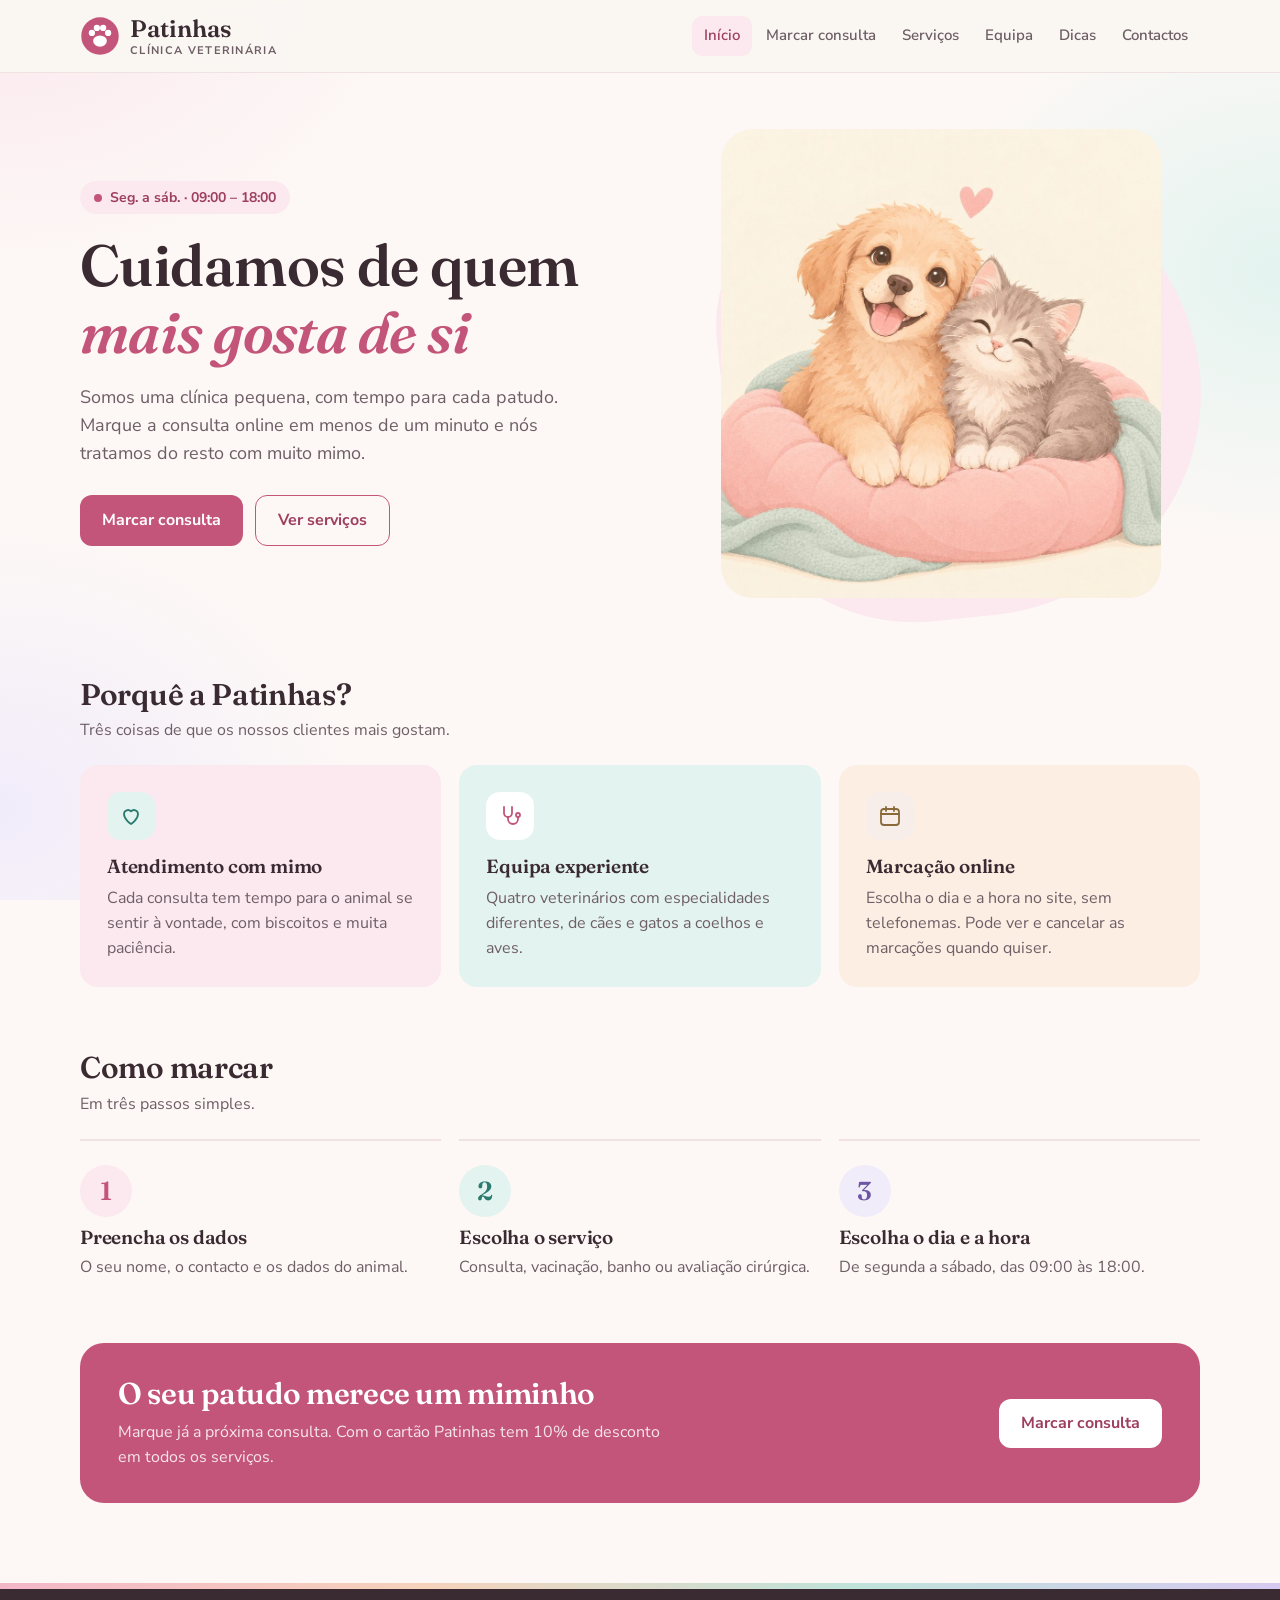
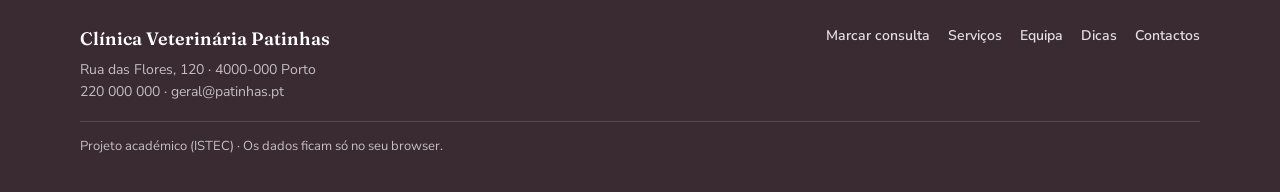
<file: index.html>
<!DOCTYPE html>
<html lang="pt">
        <head>
    <meta charset="UTF-8">
<meta name="viewport" content="width=device-width, initial-scale=1.0">
<meta name="description" content="Clínica Veterinária Patinhas: marcação de consultas online.">
  <title>Clínica Veterinária Patinhas</title>
        <link rel="icon" href="data:image/svg+xml,%3Csvg xmlns='http://www.w3.org/2000/svg' viewBox='0 0 64 64'%3E%3Ccircle cx='32' cy='32' r='30' fill='%23c4557a'/%3E%3Cellipse cx='32' cy='40' rx='11' ry='9' fill='%23fff'/%3E%3Ccircle cx='19' cy='27' r='5' fill='%23fff'/%3E%3Ccircle cx='27' cy='19' r='5' fill='%23fff'/%3E%3Ccircle cx='37' cy='19' r='5' fill='%23fff'/%3E%3Ccircle cx='45' cy='27' r='5' fill='%23fff'/%3E%3C/svg%3E">
    <link rel="preconnect" href="https://fonts.googleapis.com">
<link rel="preconnect" href="https://fonts.gstatic.com" crossorigin>
      <link href="https://fonts.googleapis.com/css2?family=Fraunces:ital,opsz,wght@0,9..144,600;1,9..144,600&family=Nunito+Sans:wght@400;600;700;800&display=swap" rel="stylesheet">
  <link rel="stylesheet" href="style.css">
        </head>
<body>
<header class="topo">
      <div class="contentor topo-linha">
  <a class="logo" href="index.html">
<svg viewBox="0 0 64 64" aria-hidden="true"><circle cx="32" cy="32" r="30"/><ellipse cx="32" cy="40" rx="11" ry="9"/><circle cx="19" cy="27" r="5"/><circle cx="27" cy="19" r="5"/><circle cx="37" cy="19" r="5"/><circle cx="45" cy="27" r="5"/></svg>
    <span>Patinhas<small>Clínica Veterinária</small></span>
</a>
      <nav class="menu" aria-label="Menu principal">
<a href="index.html" class="ativo">Início</a>
        <a href="marcar.html">Marcar consulta</a>
    <a href="servicos.html">Serviços</a>
<a href="equipa.html">Equipa</a>
<a href="dicas.html">Dicas</a>
  <a href="servicos.html">Contactos</a>
        </nav>
    </div>
</header>
      <main>
  <section class="destaque">
        <div class="contentor destaque-linha">
<div class="destaque-texto">
<p class="etiqueta">Seg. a sáb. · 09:00 – 18:00</p>
      <h1>Cuidamos de quem <span>mais gosta de si</span></h1>
  <p>Somos uma clínica pequena, com tempo para cada patudo. Marque a consulta online em menos de um minuto e nós tratamos do resto com muito mimo.</p>
<div class="destaque-acoes">
    <a class="btn principal" href="marcar.html">Marcar consulta</a>
<a class="btn claro" href="#">Ver serviços</a>
      </div>
</div>
        <div class="ilustracao">
    <img src="img/inicio.jpg" alt="Um cachorro e um gatinho deitados juntos numa caminha cor-de-rosa" width="960" height="1023">
</div>
</div>
  </section>
        <section class="contentor bloco">
    <h2>Porquê a Patinhas?</h2>
<p class="sub">Três coisas de que os nossos clientes mais gostam.</p>
      <div class="vantagens">
  <article class="vantagem v-rosa"><span><svg class="ico" viewBox="0 0 24 24" aria-hidden="true"><path d="M12 20s-7-4.4-7-10a4 4 0 0 1 7-2.6A4 4 0 0 1 19 10c0 5.6-7 10-7 10z"/></svg></span><h3>Atendimento com mimo</h3><p>Cada consulta tem tempo para o animal se sentir à vontade, com biscoitos e muita paciência.</p></article>
        <article class="vantagem v-verde"><span><svg class="ico" viewBox="0 0 24 24" aria-hidden="true"><path d="M6 3v6a4 4 0 0 0 8 0V3"/><path d="M10 13v2a5 5 0 0 0 10 0v-2"/><circle cx="20" cy="11" r="2"/></svg></span><h3>Equipa experiente</h3><p>Quatro veterinários com especialidades diferentes, de cães e gatos a coelhos e aves.</p></article>
<article class="vantagem v-amarelo"><span><svg class="ico" viewBox="0 0 24 24" aria-hidden="true"><rect x="3" y="5" width="18" height="16" rx="3"/><path d="M3 10h18M8 3v4M16 3v4"/></svg></span><h3>Marcação online</h3><p>Escolha o dia e a hora no site, sem telefonemas. Pode ver e cancelar as marcações quando quiser.</p></article>
</div>
      </section>
  <section class="contentor bloco">
<h2>Como marcar</h2>
    <p class="sub">Em três passos simples.</p>
<ol class="passos">
      <li><b>1</b><h3>Preencha os dados</h3><p>O seu nome, o contacto e os dados do animal.</p></li>
<li><b>2</b><h3>Escolha o serviço</h3><p>Consulta, vacinação, banho ou avaliação cirúrgica.</p></li>
        <li><b>3</b><h3>Escolha o dia e a hora</h3><p>De segunda a sábado, das 09:00 às 18:00.</p></li>
    </ol>
</section>
<section class="contentor bloco">
  <div class="chamada">
        <div>
    <h2>O seu patudo merece um miminho</h2>
<p>Marque já a próxima consulta. Com o cartão Patinhas tem 10% de desconto em todos os serviços.</p>
      </div>
  <a class="btn principal" href="marcar.html">Marcar consulta</a>
        </div>
</section>
</main>
      <footer class="rodape">
  <div class="contentor rodape-linha">
<div>
    <b>Clínica Veterinária Patinhas</b>
<p>Rua das Flores, 120 · 4000-000 Porto<br>220 000 000 · geral@patinhas.pt</p>
      </div>
<nav aria-label="Links do rodapé">
        <a href="marcar.html">Marcar consulta</a>
    <a href="servicos.html">Serviços</a>
<a href="equipa.html">Equipa</a>
<a href="dicas.html">Dicas</a>
  <a href="contactos.html">Contactos</a>
        </nav>
    <p class="rodape-nota">Projeto académico (ISTEC) · Os dados ficam só no seu browser.</p>
</div>
      </footer>
  <script src="script.js"></script>
        </body>
</html>
</file>
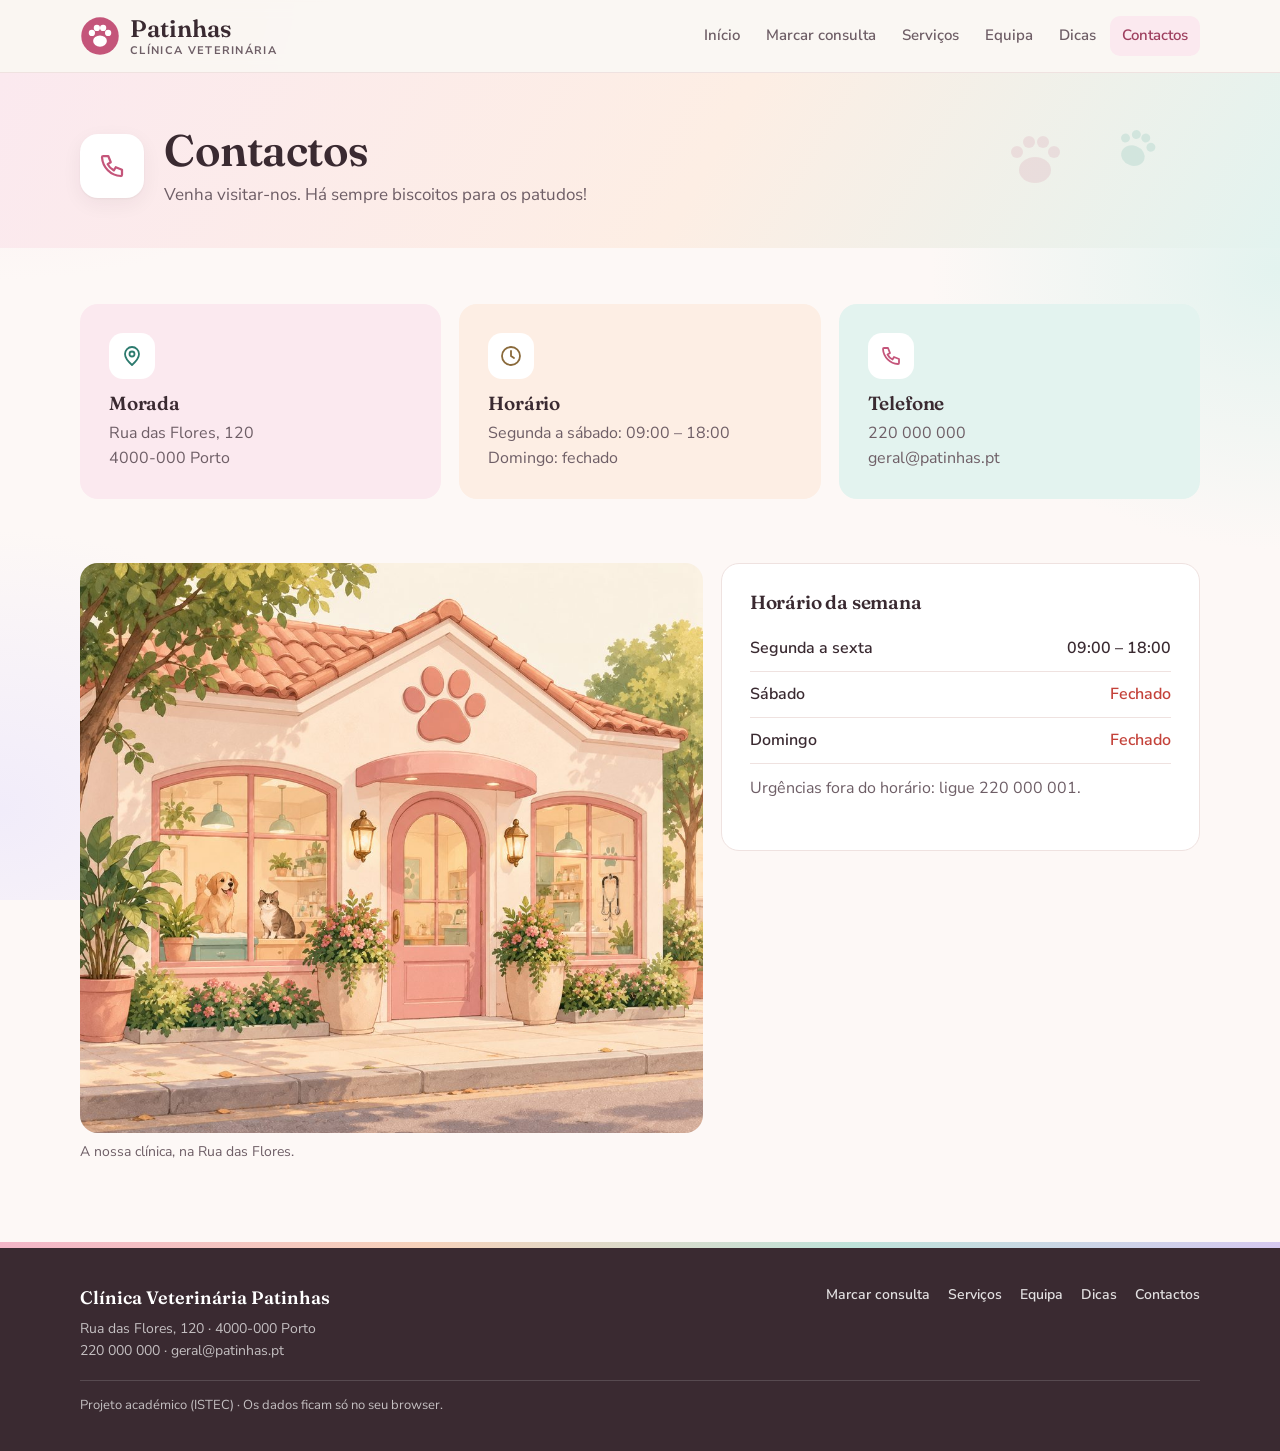
<file: contactos.html>
<!DOCTYPE html>
      <html lang="pt">
  <head>
        <meta charset="UTF-8">
<meta name="viewport" content="width=device-width, initial-scale=1.0">
<meta name="description" content="Clínica Veterinária Patinhas: marcação de consultas online.">
      <title>Contactos · Clínica Veterinária Patinhas</title>
  <link rel="icon" href="data:image/svg+xml,%3Csvg xmlns='http://www.w3.org/2000/svg' viewBox='0 0 64 64'%3E%3Ccircle cx='32' cy='32' r='30' fill='%23c4557a'/%3E%3Cellipse cx='32' cy='40' rx='11' ry='9' fill='%23fff'/%3E%3Ccircle cx='19' cy='27' r='5' fill='%23fff'/%3E%3Ccircle cx='27' cy='19' r='5' fill='%23fff'/%3E%3Ccircle cx='37' cy='19' r='5' fill='%23fff'/%3E%3Ccircle cx='45' cy='27' r='5' fill='%23fff'/%3E%3C/svg%3E">
<link rel="preconnect" href="https://fonts.googleapis.com">
    <link rel="preconnect" href="https://fonts.gstatic.com" crossorigin>
<link href="https://fonts.googleapis.com/css2?family=Fraunces:ital,opsz,wght@0,9..144,600;1,9..144,600&family=Nunito+Sans:wght@400;600;700;800&display=swap" rel="stylesheet">
      <link rel="stylesheet" href="style.css">
</head>
        <body>
    <header class="topo">
<div class="contentor topo-linha">
<a class="logo" href="index.html">
  <svg viewBox="0 0 64 64" aria-hidden="true"><circle cx="32" cy="32" r="30"/><ellipse cx="32" cy="40" rx="11" ry="9"/><circle cx="19" cy="27" r="5"/><circle cx="27" cy="19" r="5"/><circle cx="37" cy="19" r="5"/><circle cx="45" cy="27" r="5"/></svg>
        <span>Patinhas<small>Clínica Veterinária</small></span>
    </a>
<nav class="menu" aria-label="Menu principal">
      <a href="index.html">Início</a>
  <a href="marcar.html">Marcar consulta</a>
        <a href="servicos.html">Serviços</a>
<a href="equipa.html">Equipa</a>
<a href="dicas.html">Dicas</a>
      <a href="contactos.html" class="ativo">Contactos</a>
  </nav>
</div>
    </header>
<main>
      <section class="pagina-topo t-azul">
<div class="contentor">
        <span class="pagina-ico"><svg class="ico" viewBox="0 0 24 24" aria-hidden="true"><path d="M5 4h4l2 5-2.5 1.5a11 11 0 0 0 5 5L15 13l5 2v4a1 1 0 0 1-1 1A16 16 0 0 1 4 5a1 1 0 0 1 1-1z"/></svg></span>
    <h1>Contactos</h1>
<p>Venha visitar-nos. Há sempre biscoitos para os patudos!</p>
</div>
  </section>
        <section class="contentor bloco">
    <div class="contactos">
<div class="cartao c-rosa"><span class="c-ico"><svg class="ico" viewBox="0 0 24 24" aria-hidden="true"><path d="M12 21s-7-6.2-7-11a7 7 0 0 1 14 0c0 4.8-7 11-7 11z"/><circle cx="12" cy="10" r="2.5"/></svg></span><h3>Morada</h3><p>Rua das Flores, 120<br>4000-000 Porto</p></div>
      <div class="cartao c-amarelo"><span class="c-ico"><svg class="ico" viewBox="0 0 24 24" aria-hidden="true"><circle cx="12" cy="12" r="9"/><path d="M12 7v5l3 2"/></svg></span><h3>Horário</h3><p>Segunda a sábado: 09:00 – 18:00<br>Domingo: fechado</p></div>
  <div class="cartao c-verde"><span class="c-ico"><svg class="ico" viewBox="0 0 24 24" aria-hidden="true"><path d="M5 4h4l2 5-2.5 1.5a11 11 0 0 0 5 5L15 13l5 2v4a1 1 0 0 1-1 1A16 16 0 0 1 4 5a1 1 0 0 1 1-1z"/></svg></span><h3>Telefone</h3><p>220 000 000<br>geral@patinhas.pt</p></div>
        </div>
</section>
<section class="contentor bloco mapa-linha">
      <figure class="fachada">
  <img src="img/clinica-fachada.jpg" alt="Ilustração da fachada cor-de-rosa da Clínica Patinhas, com uma pata desenhada por cima da porta" width="1000" height="914" loading="lazy">
<figcaption>A nossa clínica, na Rua das Flores.</figcaption>
    </figure>
<div class="cartao">
      <h3>Horário da semana</h3>
<table class="horario">
        <tr><td>Segunda a sexta</td><td>09:00 – 18:00</td></tr>
    <tr><td>Sábado</td><td class="fechado">Fechado</td></tr>
<tr><td>Domingo</td><td class="fechado">Fechado</td></tr>
</table>
  <p class="sub">Urgências fora do horário: ligue 220 000 001.</p>
        </div>
    </section>
</main>
      <footer class="rodape">
  <div class="contentor rodape-linha">
        <div>
<b>Clínica Veterinária Patinhas</b>
<p>Rua das Flores, 120 · 4000-000 Porto<br>220 000 000 · geral@patinhas.pt</p>
      </div>
  <nav aria-label="Links do rodapé">
<a href="marcar.html">Marcar consulta</a>
    <a href="servicos.html">Serviços</a>
<a href="equipa.html">Equipa</a>
      <a href="dicas.html">Dicas</a>
<a href="contactos.html">Contactos</a>
        </nav>
    <p class="rodape-nota">Projeto académico (ISTEC) · Os dados ficam só no seu browser.</p>
</div>
</footer>
  <script src="script.js"></script>
        </body>
    </html>
</file>
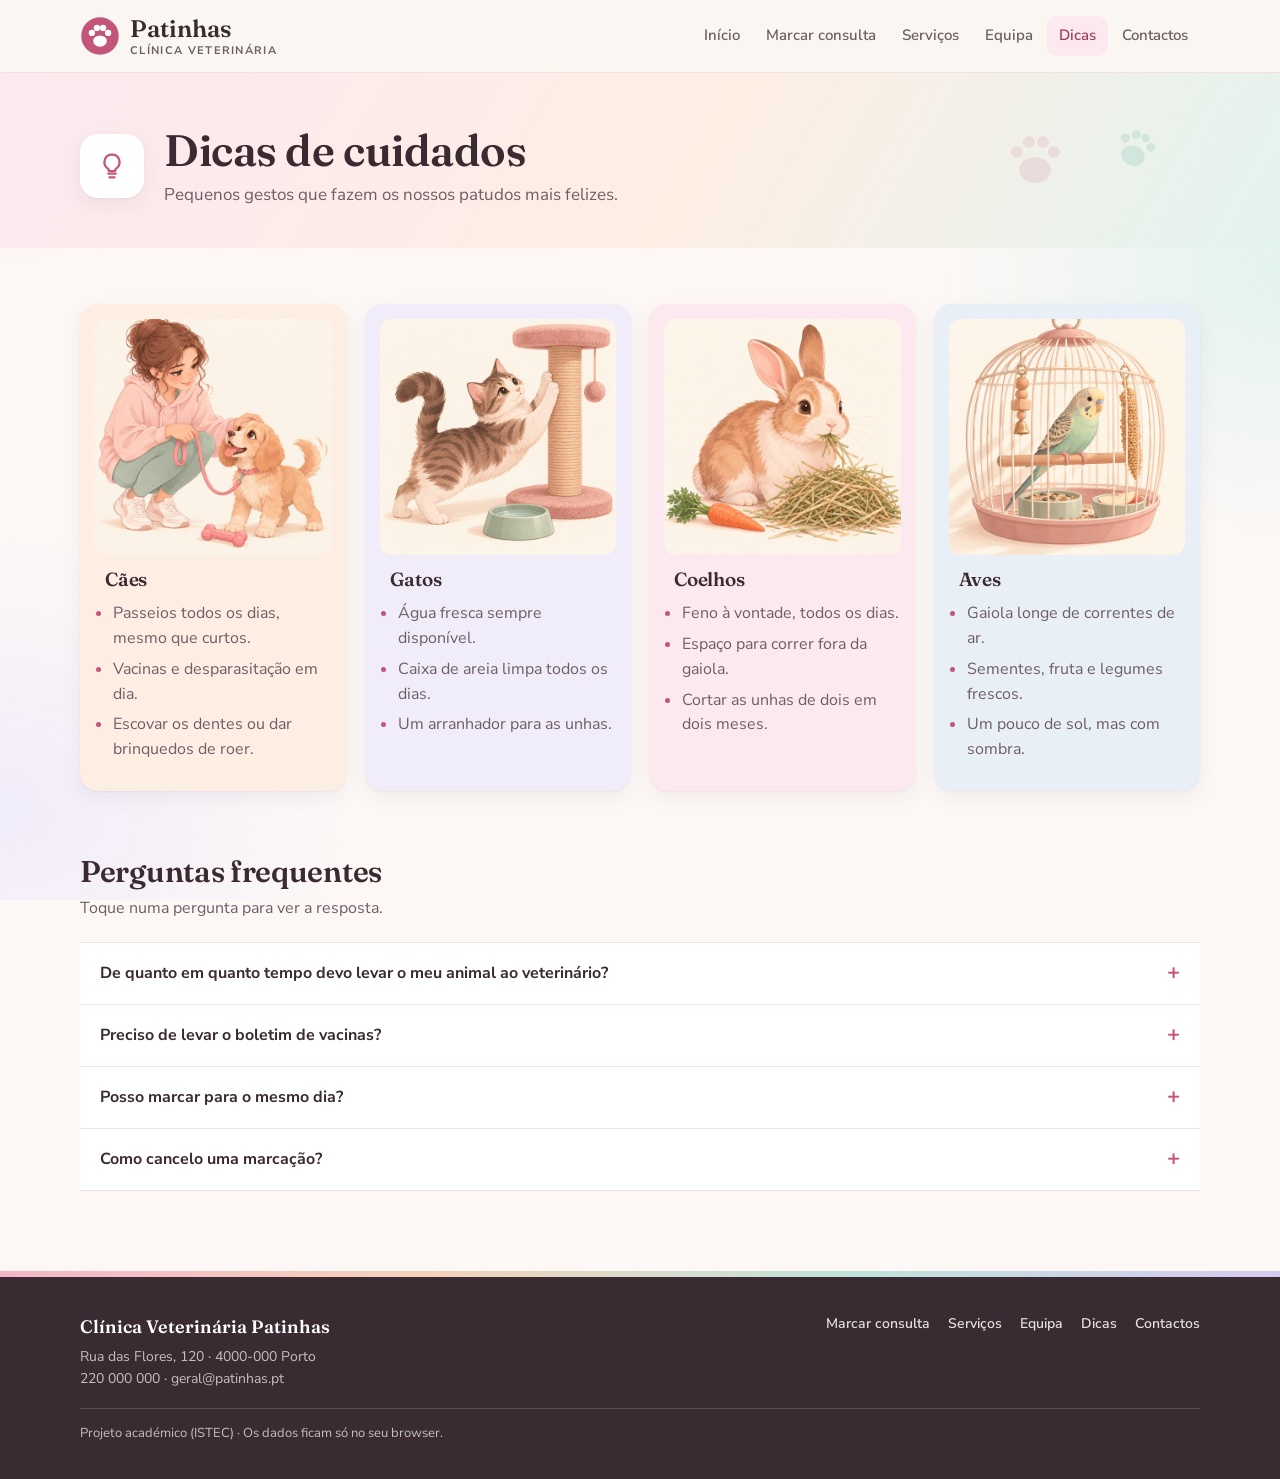
<file: dicas.html>
<!DOCTYPE html>
        <html lang="pt">
    <head>
<meta charset="UTF-8">
      <meta name="viewport" content="width=device-width, initial-scale=1.0">
  <meta name="description" content="Clínica Veterinária Patinhas: marcação de consultas online.">
        <title>Dicas · Clínica Veterinária Patinhas</title>
<link rel="icon" href="data:image/svg+xml,%3Csvg xmlns='http://www.w3.org/2000/svg' viewBox='0 0 64 64'%3E%3Ccircle cx='32' cy='32' r='30' fill='%23c4557a'/%3E%3Cellipse cx='32' cy='40' rx='11' ry='9' fill='%23fff'/%3E%3Ccircle cx='19' cy='27' r='5' fill='%23fff'/%3E%3Ccircle cx='27' cy='19' r='5' fill='%23fff'/%3E%3Ccircle cx='37' cy='19' r='5' fill='%23fff'/%3E%3Ccircle cx='45' cy='27' r='5' fill='%23fff'/%3E%3C/svg%3E">
<link rel="preconnect" href="https://fonts.googleapis.com">
      <link rel="preconnect" href="https://fonts.gstatic.com" crossorigin>
  <link href="https://fonts.googleapis.com/css2?family=Fraunces:ital,opsz,wght@0,9..144,600;1,9..144,600&family=Nunito+Sans:wght@400;600;700;800&display=swap" rel="stylesheet">
<link rel="stylesheet" href="style.css">
    </head>
<body>
      <header class="topo">
<div class="contentor topo-linha">
        <a class="logo" href="index.html">
    <svg viewBox="0 0 64 64" aria-hidden="true"><circle cx="32" cy="32" r="30"/><ellipse cx="32" cy="40" rx="11" ry="9"/><circle cx="19" cy="27" r="5"/><circle cx="27" cy="19" r="5"/><circle cx="37" cy="19" r="5"/><circle cx="45" cy="27" r="5"/></svg>
<span>Patinhas<small>Clínica Veterinária</small></span>
</a>
  <nav class="menu" aria-label="Menu principal">
        <a href="index.html">Início</a>
    <a href="marcar.html">Marcar consulta</a>
<a href="servicos.html">Serviços</a>
      <a href="equipa.html">Equipa</a>
  <a href="dicas.html" class="ativo">Dicas</a>
        <a href="contactos.html">Contactos</a>
</nav>
</div>
      </header>
  <main>
<section class="pagina-topo t-amarelo">
    <div class="contentor">
<span class="pagina-ico"><svg class="ico" viewBox="0 0 24 24" aria-hidden="true"><path d="M9 18h6M10 21h4"/><path d="M12 3a6 6 0 0 0-3.5 10.9c.6.5 1 1.2 1 2V16h5v-.1c0-.8.4-1.5 1-2A6 6 0 0 0 12 3z"/></svg></span>
      <h1>Dicas de cuidados</h1>
<p>Pequenos gestos que fazem os nossos patudos mais felizes.</p>
        </div>
    </section>
<section class="contentor bloco">
<div class="dicas">
  <article class="dica v-amarelo">
        <img class="dica-img" src="img/dica-cao.jpg" alt="Ilustração de uma tutora a fazer festas a um cachorro com trela" width="560" height="560" loading="lazy">
    <h3>Cães</h3>
<ul><li>Passeios todos os dias, mesmo que curtos.</li><li>Vacinas e desparasitação em dia.</li><li>Escovar os dentes ou dar brinquedos de roer.</li></ul>
      </article>
  <article class="dica v-lilas">
        <img class="dica-img" src="img/dica-gato.jpg" alt="Ilustração de um gato a arranhar um arranhador" width="560" height="560" loading="lazy">
<h3>Gatos</h3>
<ul><li>Água fresca sempre disponível.</li><li>Caixa de areia limpa todos os dias.</li><li>Um arranhador para as unhas.</li></ul>
      </article>
  <article class="dica v-rosa">
<img class="dica-img" src="img/dica-coelho.jpg" alt="Ilustração de um coelho a comer feno" width="560" height="560" loading="lazy">
    <h3>Coelhos</h3>
<ul><li>Feno à vontade, todos os dias.</li><li>Espaço para correr fora da gaiola.</li><li>Cortar as unhas de dois em dois meses.</li></ul>
      </article>
<article class="dica v-azul">
        <img class="dica-img" src="img/dica-ave.jpg" alt="Ilustração de um periquito numa gaiola" width="560" height="560" loading="lazy">
    <h3>Aves</h3>
<ul><li>Gaiola longe de correntes de ar.</li><li>Sementes, fruta e legumes frescos.</li><li>Um pouco de sol, mas com sombra.</li></ul>
</article>
  </div>
        </section>
    <section class="contentor bloco">
<h2>Perguntas frequentes</h2>
      <p class="sub">Toque numa pergunta para ver a resposta.</p>
  <div class="faq">
        <details>
<summary>De quanto em quanto tempo devo levar o meu animal ao veterinário?</summary>
<p>Pelo menos uma vez por ano para uma consulta geral. Animais idosos ou com doenças devem vir mais vezes.</p>
      </details>
  <details>
<summary>Preciso de levar o boletim de vacinas?</summary>
    <p>Sim, sempre que vier vacinar. Se não o tiver, fazemos um novo.</p>
</details>
      <details>
<summary>Posso marcar para o mesmo dia?</summary>
        <p>Pode, se houver horas livres. Veja as horas disponíveis na página Marcar consulta.</p>
    </details>
<details>
<summary>Como cancelo uma marcação?</summary>
  <p>Na página Marcar consulta, carregue em "Cancelar" ao lado da marcação.</p>
        </details>
    </div>
</section>
      </main>
  <footer class="rodape">
        <div class="contentor rodape-linha">
<div>
<b>Clínica Veterinária Patinhas</b>
      <p>Rua das Flores, 120 · 4000-000 Porto<br>220 000 000 · geral@patinhas.pt</p>
  </div>
<nav aria-label="Links do rodapé">
    <a href="marcar.html">Marcar consulta</a>
<a href="servicos.html">Serviços</a>
      <a href="equipa.html">Equipa</a>
<a href="dicas.html">Dicas</a>
        <a href="contactos.html">Contactos</a>
    </nav>
<p class="rodape-nota">Projeto académico (ISTEC) · Os dados ficam só no seu browser.</p>
</div>
  </footer>
        <script src="script.js"></script>
    </body>
</html>
</file>
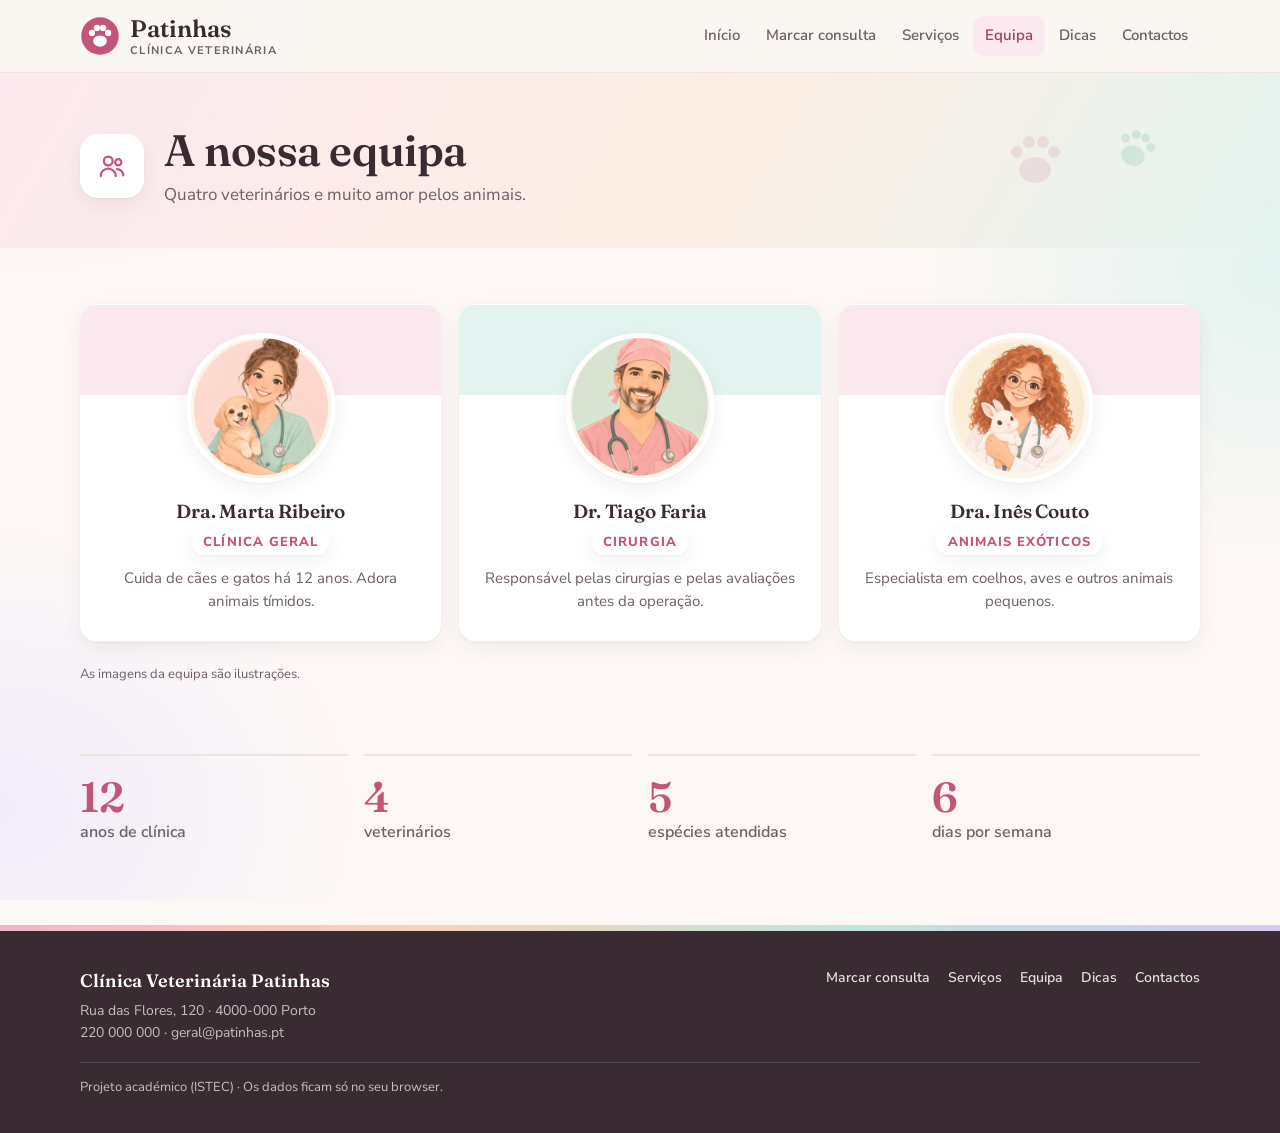
<file: equipa.html>
<!DOCTYPE html>
<html lang="pt">
<head>
  <meta charset="UTF-8">
        <meta name="viewport" content="width=device-width, initial-scale=1.0">
    <meta name="description" content="Clínica Veterinária Patinhas: marcação de consultas online.">
<title>Equipa · Clínica Veterinária Patinhas</title>
      <link rel="icon" href="data:image/svg+xml,%3Csvg xmlns='http://www.w3.org/2000/svg' viewBox='0 0 64 64'%3E%3Ccircle cx='32' cy='32' r='30' fill='%23c4557a'/%3E%3Cellipse cx='32' cy='40' rx='11' ry='9' fill='%23fff'/%3E%3Ccircle cx='19' cy='27' r='5' fill='%23fff'/%3E%3Ccircle cx='27' cy='19' r='5' fill='%23fff'/%3E%3Ccircle cx='37' cy='19' r='5' fill='%23fff'/%3E%3Ccircle cx='45' cy='27' r='5' fill='%23fff'/%3E%3C/svg%3E">
  <link rel="preconnect" href="https://fonts.googleapis.com">
        <link rel="preconnect" href="https://fonts.gstatic.com" crossorigin>
<link href="https://fonts.googleapis.com/css2?family=Fraunces:ital,opsz,wght@0,9..144,600;1,9..144,600&family=Nunito+Sans:wght@400;600;700;800&display=swap" rel="stylesheet">
<link rel="stylesheet" href="style.css">
      </head>
  <body>
<header class="topo">
    <div class="contentor topo-linha">
<a class="logo" href="index.html">
      <svg viewBox="0 0 64 64" aria-hidden="true"><circle cx="32" cy="32" r="30"/><ellipse cx="32" cy="40" rx="11" ry="9"/><circle cx="19" cy="27" r="5"/><circle cx="27" cy="19" r="5"/><circle cx="37" cy="19" r="5"/><circle cx="45" cy="27" r="5"/></svg>
<span>Patinhas<small>Clínica Veterinária</small></span>
        </a>
    <nav class="menu" aria-label="Menu principal">
<a href="index.html">Início</a>
<a href="marcar.html">Marcar consulta</a>
  <a href="servicos.html">Serviços</a>
        <a href="equipa.html" class="ativo">Equipa</a>
    <a href="dicas.html">Dicas</a>
<a href="contactos.html">Contactos</a>
      </nav>
  </div>
        </header>
<main>
<section class="pagina-topo t-lilas">
      <div class="contentor">
  <span class="pagina-ico"><svg class="ico" viewBox="0 0 24 24" aria-hidden="true"><circle cx="9" cy="8" r="3.5"/><path d="M3 20a6 6 0 0 1 12 0"/><circle cx="17" cy="9" r="2.5"/><path d="M16 14.5a5 5 0 0 1 5 5"/></svg></span>
<h1>A nossa equipa</h1>
    <p>Quatro veterinários e muito amor pelos animais.</p>
</div>
      </section>
<section class="contentor bloco">
        <div class="equipa">
    <article class="membro v-rosa">
<div class="membro-foto"><img src="img/equipa-marta.jpg" alt="Ilustração de Dra. Marta Ribeiro" width="360" height="360" loading="lazy"></div>
<h3>Dra. Marta Ribeiro</h3>
  <p class="membro-area">Clínica geral</p>
        <p>Cuida de cães e gatos há 12 anos. Adora animais tímidos.</p>
    </article>
<article class="membro v-verde">
      <div class="membro-foto"><img src="img/equipa-tiago.jpg" alt="Ilustração de Dr. Tiago Faria" width="360" height="360" loading="lazy"></div>
  <h3>Dr. Tiago Faria</h3>
        <p class="membro-area">Cirurgia</p>
<p>Responsável pelas cirurgias e pelas avaliações antes da operação.</p>
</article>
      <article class="membro v-lilas">
  <div class="membro-foto"><img src="img/equipa-ines.jpg" alt="Ilustração de Dra. Inês Couto" width="360" height="360" loading="lazy"></div>
<h3>Dra. Inês Couto</h3>
    <p class="membro-area">Animais exóticos</p>
<p>Especialista em coelhos, aves e outros animais pequenos.</p>
      </article>
<article class="membro v-amarelo" hidden>
        <div class="membro-foto"><img src="img/equipa-pedro.jpg" alt="Ilustração de Dr. Pedro Lobo" width="360" height="360" loading="lazy"></div>
    <h3>Dr. Pedro Lobo</h3>
<p class="membro-area">Dermatologia</p>
<p>Trata da pele e do pelo. É também quem coordena os banhos.</p>
  </article>
        </div>
    </section>
<p class="contentor nota">As imagens da equipa são ilustrações.</p>
      <section class="contentor bloco">
  <ul class="factos">
        <li><b>12</b><span>anos de clínica</span></li>
<li><b>4</b><span>veterinários</span></li>
<li><b>5</b><span>espécies atendidas</span></li>
      <li><b>6</b><span>dias por semana</span></li>
  </ul>
</section>
    </main>
<footer class="rodape">
      <div class="contentor rodape-linha">
<div>
        <b>Clínica Veterinária Patinhas</b>
    <p>Rua das Flores, 120 · 4000-000 Porto<br>220 000 000 · geral@patinhas.pt</p>
</div>
<nav aria-label="Links do rodapé">
  <a href="marcar.html">Marcar consulta</a>
        <a href="servicos.html">Serviços</a>
    <a href="equipa.html">Equipa</a>
<a href="dicas.html">Dicas</a>
      <a href="contactos.html">Contactos</a>
  </nav>
        <p class="rodape-nota">Projeto académico (ISTEC) · Os dados ficam só no seu browser.</p>
</div>
</footer>
      <script src="script.js"></script>
  </body>
</html>
</file>
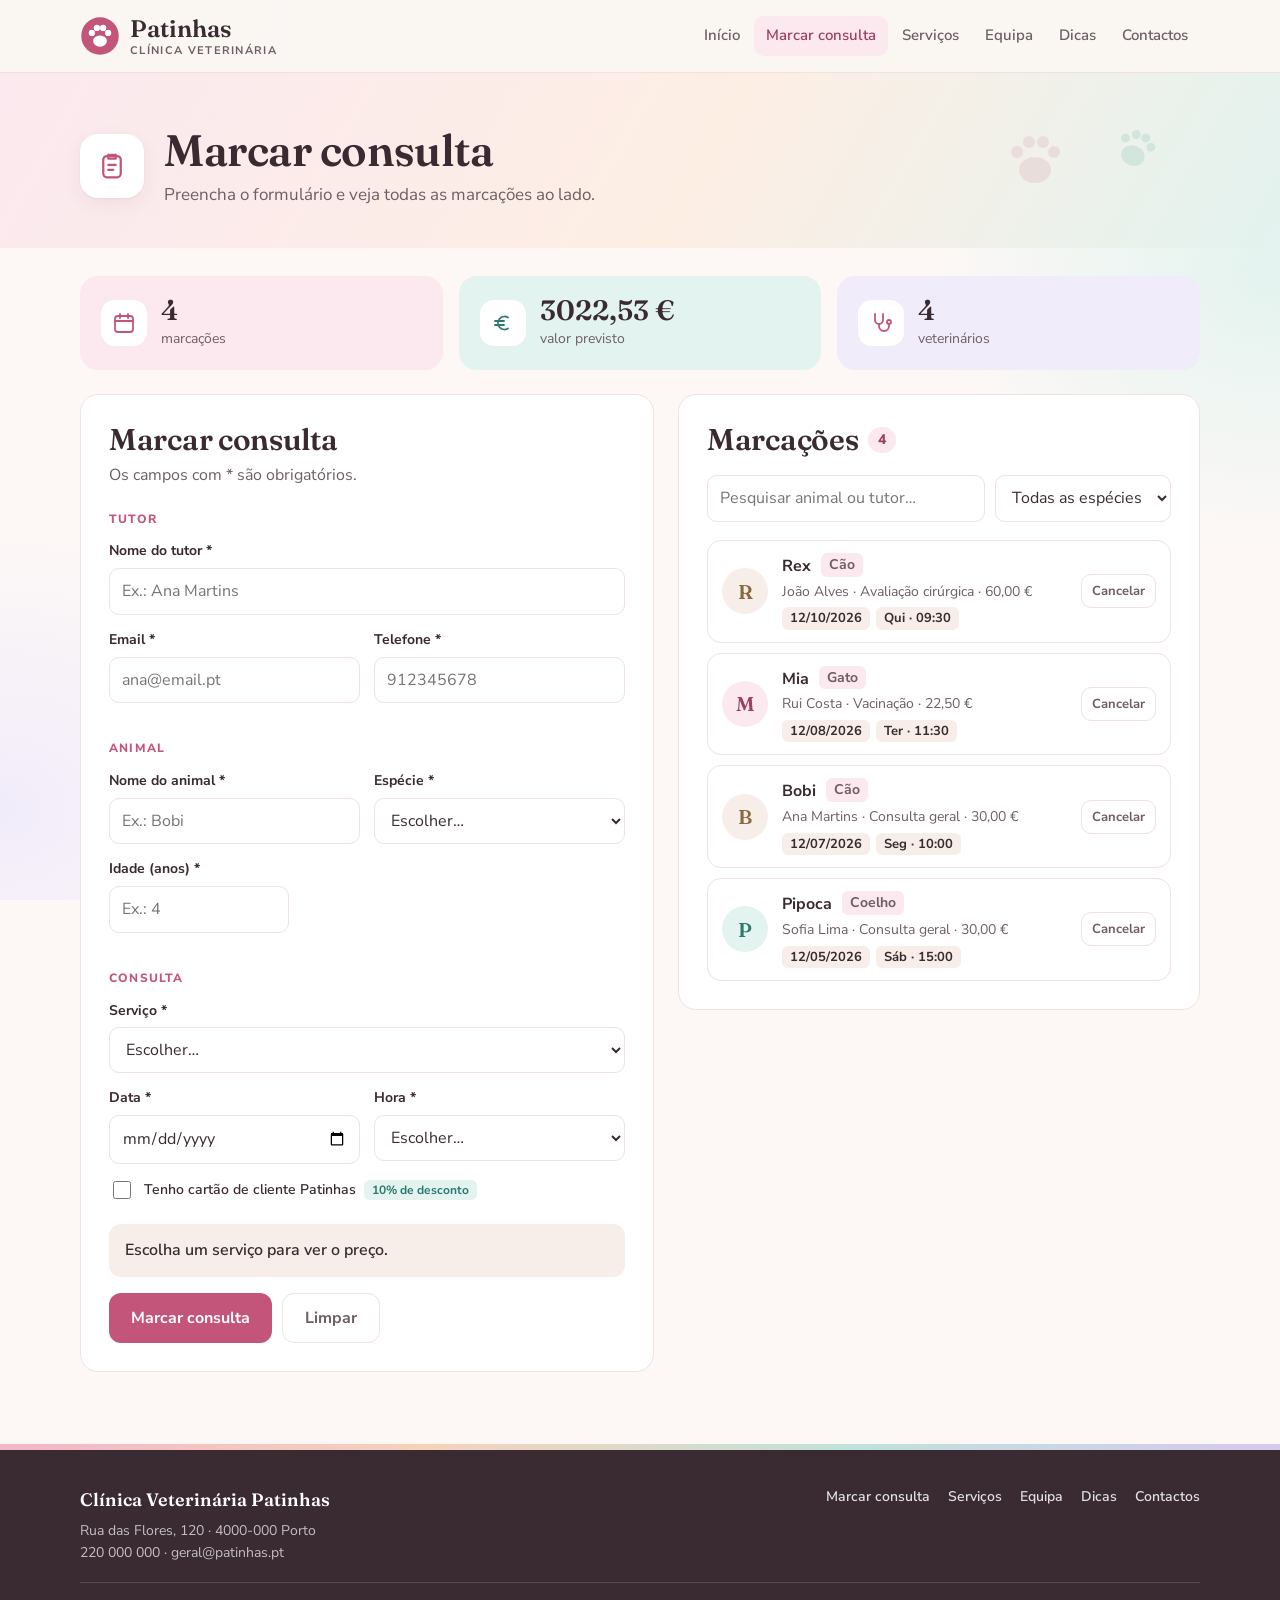
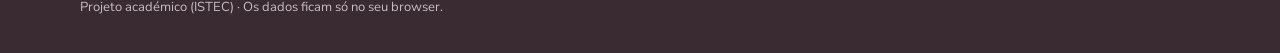
<file: marcar.html>
<!DOCTYPE html>
    <html lang="pt">
<head>
      <meta charset="UTF-8">
<meta name="viewport" content="width=device-width, initial-scale=1.0">
        <meta name="description" content="Clínica Veterinária Patinhas: marcação de consultas online.">
    <title>Marcar consulta · Clínica Veterinária Patinhas</title>
<link rel="icon" href="data:image/svg+xml,%3Csvg xmlns='http://www.w3.org/2000/svg' viewBox='0 0 64 64'%3E%3Ccircle cx='32' cy='32' r='30' fill='%23c4557a'/%3E%3Cellipse cx='32' cy='40' rx='11' ry='9' fill='%23fff'/%3E%3Ccircle cx='19' cy='27' r='5' fill='%23fff'/%3E%3Ccircle cx='27' cy='19' r='5' fill='%23fff'/%3E%3Ccircle cx='37' cy='19' r='5' fill='%23fff'/%3E%3Ccircle cx='45' cy='27' r='5' fill='%23fff'/%3E%3C/svg%3E">
<link rel="preconnect" href="https://fonts.googleapis.com">
  <link rel="preconnect" href="https://fonts.gstatic.com" crossorigin>
        <link href="https://fonts.googleapis.com/css2?family=Fraunces:ital,opsz,wght@0,9..144,600;1,9..144,600&family=Nunito+Sans:wght@400;600;700;800&display=swap" rel="stylesheet">
    <link rel="stylesheet" href="style.css">
</head>
      <body>
  <header class="topo">
        <div class="contentor topo-linha">
<a class="logo" href="index.html">
<svg viewBox="0 0 64 64" aria-hidden="true"><circle cx="32" cy="32" r="30"/><ellipse cx="32" cy="40" rx="11" ry="9"/><circle cx="19" cy="27" r="5"/><circle cx="27" cy="19" r="5"/><circle cx="37" cy="19" r="5"/><circle cx="45" cy="27" r="5"/></svg>
      <span>Patinhas<small>Clínica Veterinária</small></span>
  </a>
<nav class="menu" aria-label="Menu principal">
    <a href="index.html">Início</a>
<a href="marcar.html" class="ativo">Marcar consulta</a>
      <a href="servicos.html">Serviços</a>
<a href="equipa.html">Equipa</a>
        <a href="dicas.html">Dicas</a>
    <a href="contactos.html">Contactos</a>
</nav>
</div>
  </header>
        <main>
    <section class="pagina-topo t-rosa">
<div class="contentor">
      <span class="pagina-ico"><svg class="ico" viewBox="0 0 24 24" aria-hidden="true"><rect x="5" y="4" width="14" height="17" rx="3"/><path d="M9 3h6v3H9zM9 11h6M9 15h4"/></svg></span>
  <h1>Marcar consulta</h1>
        <p>Preencha o formulário e veja todas as marcações ao lado.</p>
</div>
</section>
      <div class="contentor">
  <ul class="numeros">
<li class="n-rosa"><span class="n-ico"><svg class="ico" viewBox="0 0 24 24" aria-hidden="true"><rect x="3" y="5" width="18" height="16" rx="3"/><path d="M3 10h18M8 3v4M16 3v4"/></svg></span><div><b id="numTotal">0</b><span>marcações</span></div></li>
    <li class="n-amarelo"><span class="n-ico"><svg class="ico" viewBox="0 0 24 24" aria-hidden="true"><path d="M17 6.5A6.5 6.5 0 1 0 17 17.5"/><path d="M4 10h9M4 14h9"/></svg></span><div><b id="numValor">0,00 €</b><span>valor previsto</span></div></li>
<li class="n-verde"><span class="n-ico"><svg class="ico" viewBox="0 0 24 24" aria-hidden="true"><path d="M6 3v6a4 4 0 0 0 8 0V3"/><path d="M10 13v2a5 5 0 0 0 10 0v-2"/><circle cx="20" cy="11" r="2"/></svg></span><div><b>4</b><span>veterinários</span></div></li>
      </ul>
</div>
        <div class="contentor grelha">
    <section class="cartao formulario" id="marcar">
<h2>Marcar consulta</h2>
<p class="sub">Os campos com * são obrigatórios.</p>
  <form id="formulario" novalidate>
        <fieldset>
    <legend>Tutor</legend>
<div class="campo">
      <label for="tutor">Nome do tutor *</label>
  <input id="tutor" name="tutor" type="text" autocomplete="name" placeholder="Ex.: Ana Martins">
        <p class="erro" data-erro="tutor"></p>
</div>
<div class="dois">
      <div class="campo">
  <label for="email">Email *</label>
<input id="email" name="email" type="email" autocomplete="email" placeholder="ana@email.pt">
    <p class="erro" data-erro="email"></p>
</div>
      <div class="campo">
<label for="email">Telefone *</label>
        <input id="telefone" name="telefone" type="tel" autocomplete="tel" placeholder="912345678">
    <p class="erro" data-erro="telefone"></p>
</div>
</div>
  </fieldset>
        <fieldset>
    <legend>Animal</legend>
<div class="dois">
      <div class="campo">
  <label for="animal">Nome do animal *</label>
        <input id="animal" name="animal" type="text" placeholder="Ex.: Bobi">
<p class="erro" data-erro="animal"></p>
</div>
      <div class="campo">
  <label for="especie">Espécie *</label>
<select id="especie" name="especie">
    <option value="">Escolher…</option>
<option value="cao">Cão</option>
      <option value="gato">Gato</option>
<option value="coelho">Coelho</option>
        <option value="ave">Ave</option>
    <option value="outro">Outro</option>
</select>
<p class="erro" data-erro="especie"></p>
  </div>
        </div>
    <div class="campo curto">
<label for="idade">Idade (anos) *</label>
      <input id="idade" name="idade" type="number" placeholder="Ex.: 4">
  <p class="erro" data-erro="idade"></p>
        </div>
</fieldset>
<fieldset>
      <legend>Consulta</legend>
  <div class="campo">
<label for="servico">Serviço *</label>
    <select id="servico" name="servico">
<option value="">Escolher…</option>
      </select>
<p class="erro" data-erro="servico"></p>
        </div>
    <div class="dois">
<div class="campo">
<label for="data">Data *</label>
  <input id="data" name="data" type="date">
        <p class="erro" data-erro="data"></p>
    </div>
<div class="campo">
      <label for="hora">Hora *</label>
  <select id="hora" name="hora">
        <option value="">Escolher…</option>
</select>
<p class="erro" data-erro="hora"></p>
      </div>
  </div>
<label class="caixa">
    <input id="cartao" name="cartao" type="checkbox">
<span>Tenho cartão de cliente Patinhas <em>10% de desconto</em></span>
      </label>
</fieldset>
        <div class="resumo" id="resumo">Escolha um serviço para ver o preço.</div>
    <div class="mensagem" id="mensagem" role="status" hidden></div>
<div class="botoes">
<button type="submit" class="btn principal">Marcar consulta</button>
  <button type="button" class="btn secundario">Limpar</button>
        </div>
    </form>
</section>
      <section class="cartao marcacoes" id="marcacoes">
  <div class="cabeca-lista">
        <h2>Marcações</h2>
<span class="contador" id="contador">0</span>
</div>
      <div class="filtros">
  <input id="pesquisa" type="search" placeholder="Pesquisar animal ou tutor…" aria-label="Pesquisar">
<select id="filtroEspecie" aria-label="Filtrar por espécie">
    <option value="todas">Todas as espécies</option>
<option value="cao">Cão</option>
      <option value="gato">Gato</option>
<option value="coelho">Coelho</option>
        <option value="ave">Ave</option>
    <option value="outro">Outro</option>
</select>
</div>
  <ul class="lista" id="lista"></ul>
        <p class="vazio" id="vazio" hidden>Não há marcações para mostrar.</p>
    </section>
</div>
      </main>
  <footer class="rodape">
        <div class="contentor rodape-linha">
<div>
<b>Clínica Veterinária Patinhas</b>
      <p>Rua das Flores, 120 · 4000-000 Porto<br>220 000 000 · geral@patinhas.pt</p>
  </div>
<nav aria-label="Links do rodapé">
    <a href="marcar.html">Marcar consulta</a>
<a href="servicos.html">Serviços</a>
      <a href="equipa.html">Equipa</a>
<a href="dicas.html">Dicas</a>
        <a href="contactos.html">Contactos</a>
    </nav>
<p class="rodape-nota">Projeto académico (ISTEC) · Os dados ficam só no seu browser.</p>
</div>
  </footer>
        <script src="script.js"></script>
    </body>
</html>
</file>
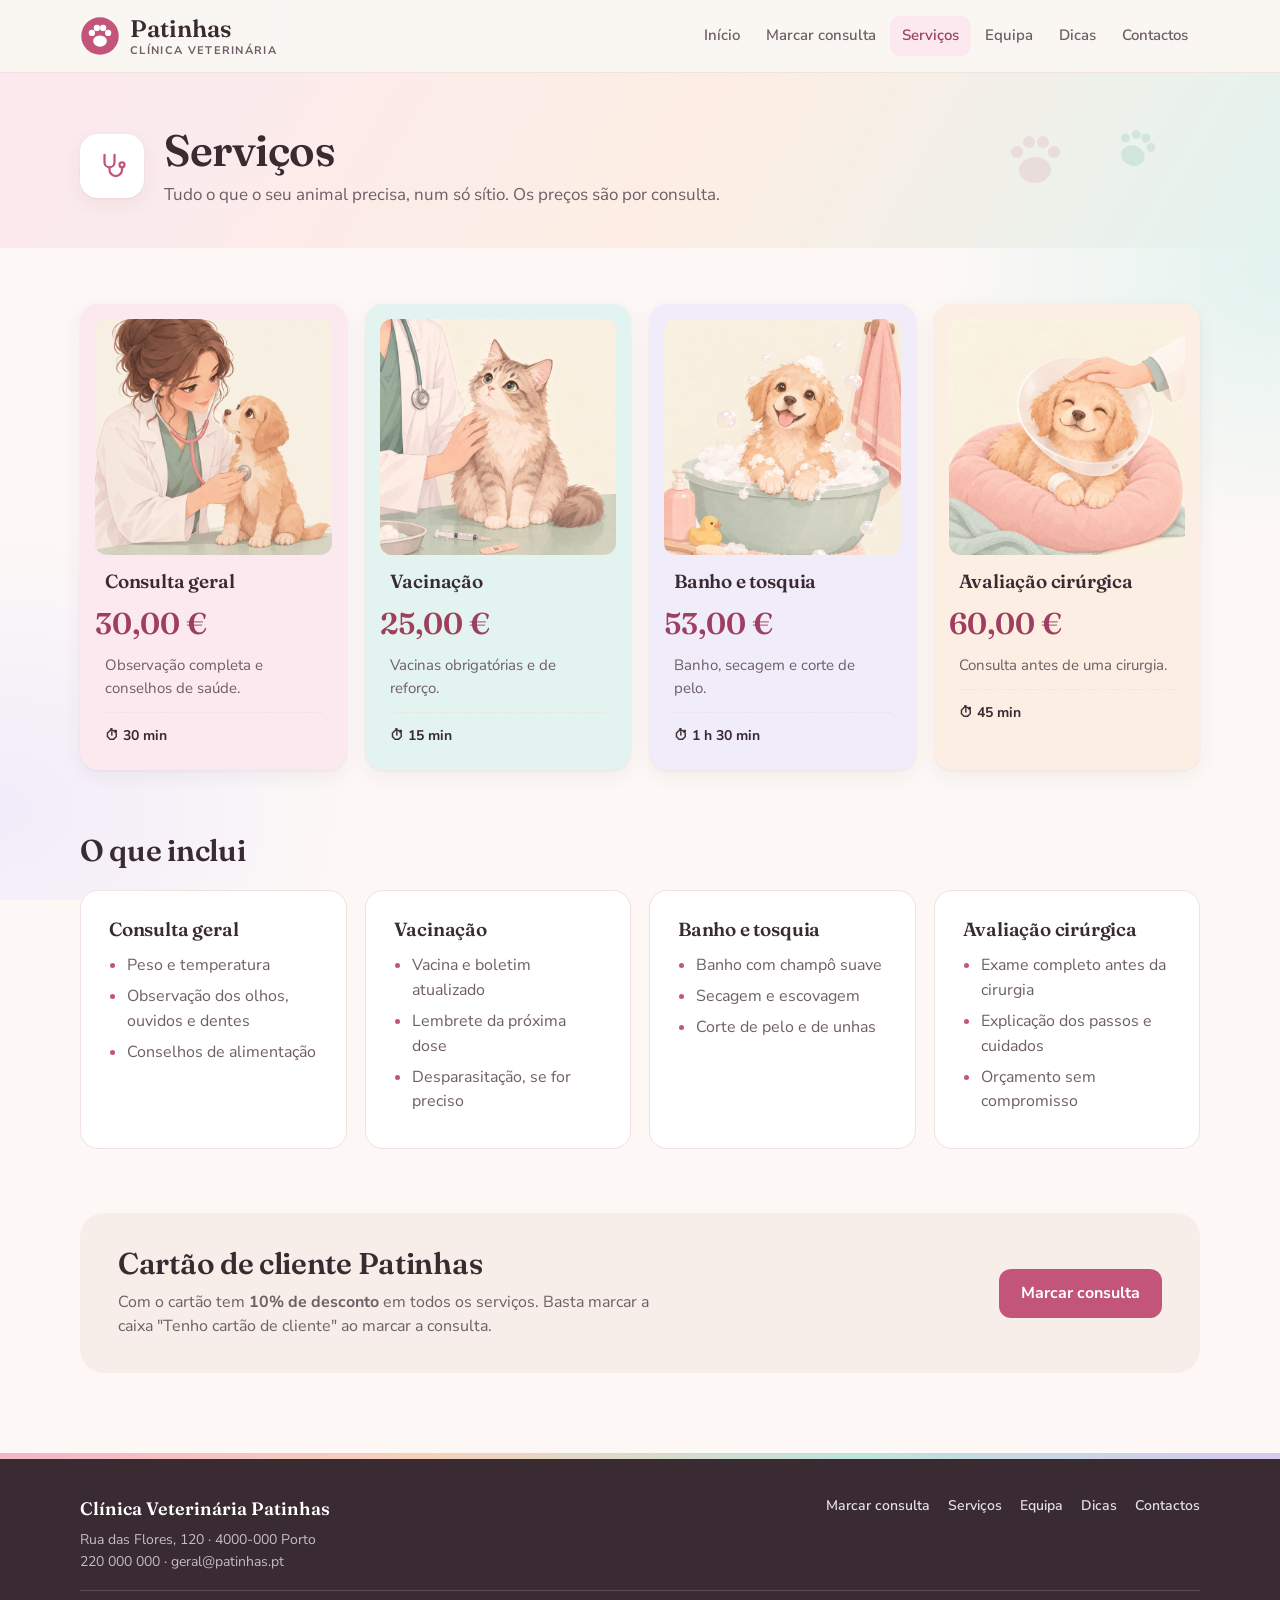
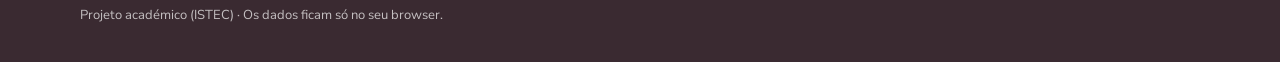
<file: servicos.html>
<!DOCTYPE html>
      <html lang="pt">
  <head>
<meta charset="UTF-8">
    <meta name="viewport" content="width=device-width, initial-scale=1.0">
<meta name="description" content="Clínica Veterinária Patinhas: marcação de consultas online.">
      <title>Serviços · Clínica Veterinária Patinhas</title>
<link rel="icon" href="data:image/svg+xml,%3Csvg xmlns='http://www.w3.org/2000/svg' viewBox='0 0 64 64'%3E%3Ccircle cx='32' cy='32' r='30' fill='%23c4557a'/%3E%3Cellipse cx='32' cy='40' rx='11' ry='9' fill='%23fff'/%3E%3Ccircle cx='19' cy='27' r='5' fill='%23fff'/%3E%3Ccircle cx='27' cy='19' r='5' fill='%23fff'/%3E%3Ccircle cx='37' cy='19' r='5' fill='%23fff'/%3E%3Ccircle cx='45' cy='27' r='5' fill='%23fff'/%3E%3C/svg%3E">
        <link rel="preconnect" href="https://fonts.googleapis.com">
    <link rel="preconnect" href="https://fonts.gstatic.com" crossorigin>
<link href="https://fonts.googleapis.com/css2?family=Fraunces:ital,opsz,wght@0,9..144,600;1,9..144,600&family=Nunito+Sans:wght@400;600;700;800&display=swap" rel="stylesheet">
<link rel="stylesheet" href="style.css">
  </head>
        <body>
    <header class="topo">
<div class="contentor topo-linha">
      <a class="logo" href="index.html">
  <svg viewBox="0 0 64 64" aria-hidden="true"><circle cx="32" cy="32" r="30"/><ellipse cx="32" cy="40" rx="11" ry="9"/><circle cx="19" cy="27" r="5"/><circle cx="27" cy="19" r="5"/><circle cx="37" cy="19" r="5"/><circle cx="45" cy="27" r="5"/></svg>
        <span>Patinhas<small>Clínica Veterinária</small></span>
</a>
<nav class="menu" aria-label="Menu principal">
      <a href="index.html">Início</a>
  <a href="marcar.html">Marcar consulta</a>
<a href="servicos.html" class="ativo">Serviços</a>
    <a href="equipa.html">Equipa</a>
<a href="dicas.html">Dicas</a>
      <a href="contactos.html">Contactos</a>
</nav>
        </div>
    </header>
<main>
<section class="pagina-topo t-verde">
  <div class="contentor">
        <span class="pagina-ico"><svg class="ico" viewBox="0 0 24 24" aria-hidden="true"><path d="M6 3v6a4 4 0 0 0 8 0V3"/><path d="M10 13v2a5 5 0 0 0 10 0v-2"/><circle cx="20" cy="11" r="2"/></svg></span>
    <h1>Serviços</h1>
<p>Tudo o que o seu animal precisa, num só sítio. Os preços são por consulta.</p>
      </div>
  </section>
        <section class="contentor bloco">
<div class="servicos" id="listaServicos"></div>
</section>
      <section class="contentor bloco">
  <h2>O que inclui</h2>
<div class="inclui">
    <article class="cartao"><h3>Consulta geral</h3><ul><li>Peso e temperatura</li><li>Observação dos olhos, ouvidos e dentes</li><li>Conselhos de alimentação</li></ul></article>
<article class="cartao"><h3>Vacinação</h3><ul><li>Vacina e boletim atualizado</li><li>Lembrete da próxima dose</li><li>Desparasitação, se for preciso</li></ul></article>
      <article class="cartao"><h3>Banho e tosquia</h3><ul><li>Banho com champô suave</li><li>Secagem e escovagem</li><li>Corte de pelo e de unhas</li></ul></article>
<article class="cartao"><h3>Avaliação cirúrgica</h3><ul><li>Exame completo antes da cirurgia</li><li>Explicação dos passos e cuidados</li><li>Orçamento sem compromisso</li></ul></article>
        </div>
    </section>
<section class="contentor bloco">
<div class="chamada amarela">
  <div>
        <h2>Cartão de cliente Patinhas</h2>
    <p>Com o cartão tem <b>10% de desconto</b> em todos os serviços. Basta marcar a caixa "Tenho cartão de cliente" ao marcar a consulta.</p>
</div>
      <a class="btn principal" href="marcacao.html">Marcar consulta</a>
  </div>
        </section>
</main>
<footer class="rodape">
      <div class="contentor rodape-linha">
  <div>
<b>Clínica Veterinária Patinhas</b>
    <p>Rua das Flores, 120 · 4000-000 Porto<br>220 000 000 · geral@patinhas.pt</p>
</div>
      <nav aria-label="Links do rodapé">
<a href="marcar.html">Marcar consulta</a>
        <a href="servicos.html">Serviços</a>
    <a href="equipa.html">Equipa</a>
<a href="dicas.html">Dicas</a>
<a href="contactos.html">Contactos</a>
  </nav>
        <p class="rodape-nota">Projeto académico (ISTEC) · Os dados ficam só no seu browser.</p>
    </div>
</footer>
      <script src="script.js"></script>
  </body>
        </html>
</file>
<file: style.css>
:root { --fundo: #fdf8f6; --papel: #ffffff; --tinta: #3a2a31; --suave: #6e5e66; --linha: #efe2e0; --rosa: #c4557a; --rosa-escuro: #9e3f5f; --rosa-claro: #fbe9ef; --menta: #3f9e8f; --menta-escuro: #2c7a6e; --menta-claro: #e3f3ef; --areia: #f8eee9; --azul-claro: #e9eff6; --lilas-claro: #f1ecfa; --pessego-claro: #fdeee4; --erro: #c4423a; --raio: 18px; --sombra: 0 1px 2px rgba(58, 42, 49, 0.05), 0 6px 20px rgba(58, 42, 49, 0.06); }

* {
 box-sizing: border-box;
}
html {
	scroll-behavior: smooth;
}
body { margin: 0; background: var(--fundo); color: var(--tinta); font-family: 'Nunito Sans', 'Segoe UI', system-ui, sans-serif; font-size: 16px; line-height: 1.55; }

h1,
h2,
h3 {
 font-family: 'Fraunces', Georgia, serif;
    font-weight: 600;
  line-height: 1.15;
	margin: 0;
   letter-spacing: -0.01em;
}
h2 {
  font-size: 30px;
}
h3 { font-size: 19px; }

a {
  color: inherit;
}
.contentor {
 width: min(1120px, 100% - 32px);
    margin-inline: auto;
}
.sub { color: var(--suave); margin: 6px 0 22px; font-size: 16px; }

.ico {
    width: 24px;
  height: 24px;
	fill: none;
   stroke: currentColor;
 stroke-width: 1.8;
    stroke-linecap: round;
  stroke-linejoin: round;
}

.topo {
    position: sticky;
  top: 0;
	z-index: 10;
   background: rgba(250, 247, 242, 0.92);
 backdrop-filter: blur(8px);
    border-bottom: 1px solid var(--linha);
}
.topo-linha { display: flex; align-items: center; justify-content: space-between; gap: 16px; min-height: 72px; flex-wrap: wrap; }
.logo {
    display: flex;
  align-items: center;
	gap: 10px;
   text-decoration: none;
 font-family: 'Fraunces', Georgia, serif;
    font-weight: 600;
  font-size: 24px;
	line-height: 1;
}
.logo svg {
    width: 40px;
  height: 40px;
}
.logo svg * { fill: #fff; }

.logo svg circle:first-child {
  fill: var(--rosa);
}
.logo small {
 display: block;
    margin-top: 4px;
  font-family: 'Nunito Sans', sans-serif;
	font-size: 11px;
   font-weight: 700;
 color: var(--suave);
    letter-spacing: 0.12em;
  text-transform: uppercase;
}
.menu { display: flex; gap: 2px; flex-wrap: wrap; }

.menu a {
  text-decoration: none;
	font-weight: 600;
   font-size: 15px;
 padding: 8px 12px;
    border-radius: 10px;
  color: var(--suave);
	transition:
     color 0.2s,
  background 0.2s;
}
.menu a:hover {
	color: var(--tinta);
   background: var(--areia);
}
.menu a.ativo { color: #9e3f5f; background: var(--rosa-claro); }

.destaque {
 padding: 56px 0 24px;
}
.destaque-linha {
	display: grid;
   grid-template-columns: 1.1fr 1fr;
 gap: 32px;
    align-items: center;
}
.etiqueta { display: inline-flex; align-items: center; gap: 8px; margin: 0 0 18px; font-weight: 700; font-size: 14px; color: #9e3f5f; }
.etiqueta::before {
    content: '';
  width: 8px;
	height: 8px;
   border-radius: 50%;
 background: #c4557a;
    box-shadow: 0 0 0 4px var(--rosa-claro);
}
h1 {
   font-size: clamp(38px, 5vw, 58px);
}
h1 span { color: var(--rosa); font-style: italic; }

.destaque-texto > p:not(.etiqueta) {
   color: var(--suave);
 font-size: 18px;
    max-width: 44ch;
  margin: 18px 0 28px;
}
.destaque-acoes {
 display: flex;
    gap: 12px;
  flex-wrap: wrap;
}
.ilustracao img { width: 100%; max-width: 440px; height: auto; display: block; margin-inline: auto; border-radius: 32px; }

.btn {
	display: inline-flex;
   align-items: center;
 justify-content: center;
    gap: 8px;
  border: 0;
	border-radius: 12px;
   padding: 12px 22px;
 font: inherit;
    font-weight: 700;
  cursor: pointer;
	text-decoration: none;
   transition:
  background 0.2s,
        color 0.2s,
    border-color 0.2s;
}
.btn.principal {
 background: #c4557a;
    color: #fff;
}
.btn.principal:hover { background: var(--rosa-escuro); }

.btn.claro {
    background: transparent;
  color: #9e3f5f;
	border: 1.5px solid var(--rosa);
}
.btn.claro:hover {
    background: var(--rosa-claro);
}
.btn.secundario { background: transparent; color: var(--suave); border: 1.5px solid var(--linha); }
.btn.secundario:hover {
    color: var(--tinta);
  border-color: var(--suave);
}

.pagina-topo {
    padding: 52px 0 40px;
  border-bottom: 1px solid var(--linha);
	background: var(--areia);
}
.pagina-topo .contentor { display: grid; grid-template-columns: auto 1fr; column-gap: 20px; align-items: center; }
.pagina-ico {
	grid-row: span 2;
   display: grid;
 place-items: center;
    width: 64px;
  height: 64px;
	border-radius: 18px;
   background: var(--papel);
 color: var(--rosa);
    box-shadow: var(--sombra);
}
.pagina-ico .ico {
   width: 30px;
 height: 30px;
}
.pagina-topo h1 { font-size: clamp(32px, 4vw, 44px); }

.pagina-topo p {
 color: var(--suave);
    font-size: 17px;
  margin: 6px 0 0;
}
.t-verde,
.t-azul {
    background: var(--rosa-claro);
}
.t-rosa, .t-amarelo, .t-lilas { background: var(--areia); }


.numeros {
  list-style: none;
	margin: 28px 0 0;
   padding: 0;
 display: grid;
    grid-template-columns: repeat(3, 1fr);
  gap: 16px;
}
.numeros li {
 display: flex;
    align-items: center;
  gap: 14px;
	border-radius: 18px;
   padding: 18px 20px;
 background: var(--papel);
    border: 1px solid var(--linha);
}
.n-ico { width: 46px; height: 46px; border-radius: 14px; display: grid; place-items: center; flex: none; background: var(--rosa-claro); color: var(--rosa); }
.n-amarelo .n-ico {
    background: var(--menta-claro);
  color: var(--menta-escuro);
}
.numeros b {
 display: block;
    font-family: 'Fraunces', Georgia, serif;
  font-weight: 600;
	font-size: 28px;
   line-height: 1.1;
 font-variant-numeric: tabular-nums;
    overflow-wrap: anywhere;
}
.numeros span:not(.n-ico) { color: var(--suave); font-size: 14px; }

.grelha {
  display: grid;
	grid-template-columns: minmax(0, 1.1fr) minmax(0, 1fr);
   gap: 24px;
 align-items: start;
    margin-top: 24px;
}
.cartao {
   background: var(--papel);
 border-radius: 18px;
    border: 1px solid var(--linha);
  padding: 28px;
}
fieldset { border: 0; padding: 0; margin: 0 0 22px; }

legend {
  padding: 0;
	margin-bottom: 12px;
   font-size: 12px;
 font-weight: 800;
    text-transform: uppercase;
  letter-spacing: 0.1em;
	color: var(--rosa);
}
.campo {
    display: flex;
  flex-direction: column;
	gap: 6px;
   margin-bottom: 14px;
}
.campo.curto { max-width: 180px; }
.dois {
   display: grid;
 grid-template-columns: 1fr 1fr;
    gap: 14px;
}
label {
   font-weight: 700;
 font-size: 14px;
}
input, select { font: inherit; color: inherit; background: #fff; border: 1.5px solid var(--linha); border-radius: 10px; padding: 10px 12px; width: 100%; transition: border-color 0.2s, box-shadow 0.2s; }

input:focus,
select:focus {
    outline: none;
  border-color: var(--rosa);
	box-shadow: 0 0 0 3px var(--rosa-claro);
}
input.invalido,
select.invalido {
  border-color: var(--erro);
	background: #fdf6f5;
}
.erro { margin: 0; color: var(--erro); font-size: 13px; font-weight: 700; }
.erro:empty {
	display: none;
}
.caixa {
    display: flex;
  align-items: center;
	gap: 10px;
   font-weight: 600;
 cursor: pointer;
}
.caixa input { width: 18px; height: 18px; accent-color: var(--rosa); }
.caixa em {
 font-style: normal;
    font-size: 12px;
  font-weight: 700;
	color: var(--menta-escuro);
   background: var(--menta-claro);
 border-radius: 6px;
    padding: 2px 8px;
  margin-left: 4px;
}
.resumo {
 background: var(--areia);
    border-radius: 12px;
  padding: 14px 16px;
	font-weight: 600;
   margin-bottom: 16px;
}
.resumo b { font-family: 'Fraunces', Georgia, serif; font-size: 22px; font-weight: 600; }

.resumo s {
   color: var(--suave);
 margin-right: 6px;
}
.mensagem {
	border-radius: 12px;
   padding: 12px 16px;
 font-weight: 700;
    margin-bottom: 16px;
}
.mensagem.sucesso { background: var(--rosa-claro); color: #9e3f5f; }

.mensagem.falha {
    background: #fbecea;
  color: var(--erro);
}
.botoes {
 display: flex;
    gap: 10px;
  flex-wrap: wrap;
}
.cabeca-lista { display: flex; align-items: center; gap: 10px; }
.contador {
  background: var(--rosa-claro);
	color: #9e3f5f;
   font-weight: 800;
 border-radius: 999px;
    padding: 2px 10px;
  font-size: 14px;
}
.filtros {
 display: grid;
    grid-template-columns: 1fr auto;
  gap: 10px;
	margin: 18px 0;
}
.lista { list-style: none; margin: 0; padding: 0; display: flex; flex-direction: column; gap: 10px; }

.item {
	display: grid;
   grid-template-columns: auto 1fr auto;
 gap: 14px;
    align-items: center;
  border: 1px solid var(--linha);
	border-radius: 14px;
   padding: 12px 14px;
}
.avatar {
  width: 46px;
	height: 46px;
   border-radius: 50%;
 display: grid;
    place-items: center;
  flex: none;
	font-family: 'Fraunces', Georgia, serif;
   font-weight: 600;
 font-size: 20px;
}
.avatar.cao { background: var(--areia); color: #8a6a3b; }

.avatar.gato {
 background: var(--rosa-claro);
    color: #9e3f5f;
}
.avatar.coelho {
   background: var(--menta-claro);
 color: var(--menta-escuro);
}
.avatar.ave { background: var(--azul-claro); color: #3f6b7a; }
.avatar.outro {
 background: #eeecef;
    color: #5d5a66;
}
.info b {
   display: block;
}
.info span { color: var(--suave); font-size: 14px; }
.quando {
   display: flex;
 gap: 6px;
    flex-wrap: wrap;
  margin-top: 4px;
}
.quando b,
.quando span {
    display: inline-block;
  font-size: 13px;
	font-weight: 700;
   padding: 1px 8px;
 border-radius: 6px;
    background: var(--areia);
  color: var(--tinta);
	font-variant-numeric: tabular-nums;
}
.pilula { display: inline-block; font-family: 'Nunito Sans', sans-serif; font-size: 12px; font-weight: 700; padding: 1px 8px; border-radius: 6px; background: var(--rosa-claro); color: #9e3f5f; margin-left: 6px; vertical-align: 2px; }

.cancelar {
	background: none;
   border: 1.5px solid var(--linha);
 border-radius: 10px;
    padding: 6px 10px;
  font: inherit;
	font-size: 13px;
   font-weight: 700;
 color: var(--suave);
    cursor: pointer;
}
.cancelar:hover {
   border-color: var(--erro);
 color: var(--erro);
}
.vazio { color: var(--suave); text-align: center; padding: 24px 0; margin: 0; }

.bloco {
    padding: 56px 0 8px;
}
.bloco > h2 + .sub {
   margin-top: 6px;
}
.vantagens { display: grid; grid-template-columns: repeat(auto-fit, minmax(240px, 1fr)); gap: 18px; margin-top: 22px; }
.vantagem {
   background: var(--papel);
 border: 1px solid var(--linha);
    border-radius: 18px;
  padding: 26px;
}
.vantagem span {
 display: grid;
    place-items: center;
  width: 48px;
	height: 48px;
   border-radius: 14px;
 margin-bottom: 16px;
    background: var(--rosa-claro);
  color: var(--rosa);
}
.vantagem.v-rosa span { background: var(--menta-claro); color: var(--menta-escuro); }
.vantagem.v-amarelo span {
  background: var(--areia);
	color: #8a6a3b;
}
.vantagem p {
    color: var(--suave);
  margin: 8px 0 0;
}
.passos { list-style: none; margin: 0; padding: 0; display: grid; grid-template-columns: repeat(auto-fit, minmax(220px, 1fr)); gap: 18px; }

.passos li {
  padding: 24px 0 0;
	border-top: 2px solid var(--linha);
}
.passos b {
    display: block;
  font-family: 'Fraunces', Georgia, serif;
	font-weight: 600;
   font-size: 34px;
 color: var(--rosa);
    line-height: 1;
  margin-bottom: 10px;
}
.passos p { color: var(--suave); margin: 6px 0 0; }

.chamada {
  display: flex;
	align-items: center;
   justify-content: space-between;
 gap: 24px;
    flex-wrap: wrap;
  background: #c4557a;
	color: #fff;
   border-radius: 24px;
 padding: 34px 38px;
}
.chamada h2 {
	color: #fff;
}
.chamada p { color: rgba(255, 255, 255, 0.85); margin: 8px 0 0; max-width: 56ch; }

.chamada .btn.principal {
	background: #fff;
   color: #9e3f5f;
}
.chamada .btn.principal:hover {
  background: var(--rosa-claro);
}
.chamada.amarela { background: var(--areia); color: var(--tinta); }

.chamada.amarela h2 {
  color: var(--tinta);
}
.chamada.amarela p {
 color: var(--suave);
}
.chamada.amarela .btn.principal { background: #c4557a; color: #fff; }


.servicos {
    display: grid;
  grid-template-columns: repeat(auto-fit, minmax(230px, 1fr));
	gap: 18px;
}
.servico {
    background: var(--papel);
  border: 1px solid var(--linha);
	border-radius: 18px;
   padding: 14px 14px 22px;
 transition:
        border-color 0.2s,
    transform 0.2s;
}
.servico .s-img { display: block; width: 100%; height: auto; aspect-ratio: 1; object-fit: cover; border-radius: 12px; margin-bottom: 16px; background: var(--areia); }
.servico > :not(.s-img) {
  margin-inline: 10px;
}
.servico:hover {
 border-color: var(--rosa);
    transform: translateY(-2px);
}
.servico .s-ico { width: 48px; height: 48px; border-radius: 14px; display: grid; place-items: center; background: var(--rosa-claro); color: var(--rosa); margin-bottom: 16px; }
.servico .preco {
    font-family: 'Fraunces', Georgia, serif;
  font-size: 30px;
	font-weight: 600;
   color: #9e3f5f;
 margin: 8px 0 6px;
}
.servico p {
	margin: 0;
   color: var(--suave);
 font-size: 15px;
}
.servico .duracao { margin-top: 12px; padding-top: 12px; border-top: 1px dashed var(--linha); font-weight: 700; font-size: 14px; color: var(--tinta); }

.inclui {
 display: grid;
    grid-template-columns: repeat(auto-fit, minmax(240px, 1fr));
  gap: 18px;
	margin-top: 22px;
}
.inclui ul {
    margin: 12px 0 0;
  padding-left: 18px;
	color: var(--suave);
}
.inclui li { margin-bottom: 6px; }
.inclui li::marker {
	color: var(--rosa);
}

.equipa {
  display: grid;
	grid-template-columns: repeat(auto-fit, minmax(230px, 1fr));
   gap: 18px;
}
.membro { background: var(--papel); border: 1px solid var(--linha); border-radius: 18px; padding: 28px 22px; text-align: center; }

.membro-foto {
   width: 150px;
 height: 150px;
    margin: 0 auto 18px;
  border-radius: 50%;
	overflow: hidden;
   background: var(--rosa-claro);
}
.membro-foto img {
  display: block;
	width: 100%;
   height: 100%;
 object-fit: cover;
}
.membro.v-rosa .membro-foto { background: var(--menta-claro); }
.membro.v-amarelo .membro-foto {
 background: var(--areia);
}
.membro.v-lilas .membro-foto {
	background: var(--azul-claro);
}
.membro-foto span { font-family: 'Fraunces', Georgia, serif; font-weight: 600; font-size: 34px; color: var(--tinta); }

.membro-area {
	display: inline-block;
   margin: 6px 0 12px;
 font-size: 13px;
    font-weight: 800;
  text-transform: uppercase;
	letter-spacing: 0.08em;
   color: var(--rosa);
}
.membro p:last-child {
  color: var(--suave);
	margin: 0;
   font-size: 15px;
}
.nota { color: var(--suave); font-size: 13px; margin-top: 14px; }
.factos {
   list-style: none;
 margin: 0;
    padding: 0;
  display: grid;
	grid-template-columns: repeat(auto-fit, minmax(180px, 1fr));
   gap: 16px;
}
.factos li {
  border-top: 2px solid var(--linha);
	padding-top: 18px;
}
.factos b { display: block; font-family: 'Fraunces', Georgia, serif; font-weight: 600; font-size: 42px; color: var(--rosa); line-height: 1.1; }

.factos span {
	color: var(--suave);
   font-weight: 600;
}

.dicas {
	display: grid;
   grid-template-columns: repeat(auto-fit, minmax(230px, 1fr));
 gap: 18px;
}
.dica { background: var(--papel); border: 1px solid var(--linha); border-radius: 18px; padding: 14px 14px 22px; }

.dica-img {
 display: block;
    width: 100%;
  height: auto;
	aspect-ratio: 1;
   object-fit: cover;
 border-radius: 12px;
    margin-bottom: 14px;
}
.dica > h3,
.dica > ul {
 margin-inline: 10px;
}
.dica-ico { display: grid; place-items: center; width: 48px; height: 48px; border-radius: 50%; margin-bottom: 14px; background: var(--rosa-claro); color: var(--rosa); }

.dica.v-rosa .dica-ico {
 background: var(--menta-claro);
    color: var(--menta-escuro);
}
.dica.v-amarelo .dica-ico {
   background: var(--areia);
 color: #8a6a3b;
}
.dica.v-azul .dica-ico { background: var(--azul-claro); color: #3f6b7a; }
.dica ul {
 margin: 10px 0 0;
    padding-left: 18px;
  color: var(--suave);
}
.dica li {
 margin-bottom: 6px;
}
.dica li::marker { color: var(--rosa); }

.faq {
 display: flex;
    flex-direction: column;
  border-top: 1px solid var(--linha);
}
.faq details {
 background: var(--papel);
    border-bottom: 1px solid var(--linha);
  padding: 18px 20px;
}
.faq summary { cursor: pointer; font-weight: 700; list-style: none; display: flex; justify-content: space-between; gap: 12px; }

.faq summary::-webkit-details-marker {
  display: none;
}
.faq summary::after {
 content: '+';
    font-size: 22px;
  line-height: 1;
	color: var(--rosa);
}
.faq details[open] summary::after { content: '–'; }
.faq details p {
	color: #ffffff;
   margin: 10px 0 0;
}

.contactos {
	display: grid;
   grid-template-columns: repeat(auto-fit, minmax(230px, 1fr));
 gap: 18px;
}
.contactos p { color: var(--suave); margin: 6px 0 0; }
.c-ico {
 display: grid;
    place-items: center;
  width: 46px;
	height: 46px;
   border-radius: 14px;
 margin-bottom: 14px;
    background: var(--rosa-claro);
  color: var(--rosa);
}
.c-rosa .c-ico {
 background: var(--menta-claro);
    color: var(--menta-escuro);
}
.c-amarelo .c-ico { background: var(--areia); color: #8a6a3b; }

.mapa-linha {
    display: grid;
  grid-template-columns: 1.3fr 1fr;
	gap: 18px;
   align-items: start;
}
.fachada {
  margin: 0;
}
.fachada img { width: 100%; height: auto; display: block; border-radius: 18px; }
.fachada figcaption {
  color: var(--suave);
	font-size: 14px;
   margin-top: 8px;
}
.horario {
  width: 100%;
	border-collapse: collapse;
   margin: 12px 0;
}
.horario td { padding: 10px 0; border-bottom: 1px solid var(--linha); font-weight: 600; }
.horario td:last-child {
   text-align: right;
}
.horario .fechado {
  color: var(--erro);
}
.rodape { margin-top: 72px; padding: 36px 0; background: var(--tinta); color: #fff; font-size: 14px; }

.rodape-linha {
  display: grid;
	grid-template-columns: 1fr auto;
   gap: 12px 24px;
 align-items: start;
}
.rodape-linha b {
	font-family: 'Fraunces', Georgia, serif;
   font-weight: 600;
 font-size: 18px;
}
.rodape-linha p { margin: 6px 0 0; color: rgba(255, 255, 255, 0.7); }
.rodape-linha nav {
 display: flex;
    flex-wrap: wrap;
  gap: 6px 18px;
}
.rodape-linha nav a {
 color: #fff;
    text-decoration: none;
  font-weight: 600;
	opacity: 0.85;
}
.rodape-linha nav a:hover { opacity: 1; text-decoration: underline; }

.rodape-nota {
	grid-column: 1 / -1;
   font-size: 13px;
 padding-top: 14px;
    border-top: 1px solid rgba(255, 255, 255, 0.15);
}

body {
 background-image: radial-gradient(600px 400px at 0% 0%, #fbe9ef 0%, transparent 70%),
        radial-gradient(500px 400px at 100% 30%, #e3f3ef 0%, transparent 70%),
    radial-gradient(500px 400px at 0% 90%, #f1ecfa 0%, transparent 70%);
	background-attachment: fixed;
}
.destaque .ilustracao { position: relative; }

.destaque .ilustracao::before {
	content: '';
   position: absolute;
 inset: 6% 0 -4% 8%;
    border-radius: 40% 60% 55% 45%;
  background: var(--rosa-claro);
	transform: rotate(-6deg);
   z-index: -1;
}
.etiqueta {
  background: var(--rosa-claro);
	padding: 6px 14px;
   border-radius: 999px;
}
.pagina-topo { background: url("data:image/svg+xml,%3Csvg xmlns='http://www.w3.org/2000/svg' width='220' height='120' viewBox='0 0 220 120'%3E%3Cg fill='%23c4557a' opacity='0.12'%3E%3Cellipse cx='60' cy='70' rx='16' ry='13'/%3E%3Ccircle cx='42' cy='52' r='6'/%3E%3Ccircle cx='54' cy='42' r='6'/%3E%3Ccircle cx='68' cy='42' r='6'/%3E%3Ccircle cx='79' cy='52' r='6'/%3E%3C/g%3E%3Cg fill='%233f9e8f' opacity='0.14' transform='rotate(20 160 50)'%3E%3Cellipse cx='160' cy='56' rx='12' ry='10'/%3E%3Ccircle cx='147' cy='42' r='4.5'/%3E%3Ccircle cx='156' cy='35' r='4.5'/%3E%3Ccircle cx='166' cy='35' r='4.5'/%3E%3Ccircle cx='174' cy='42' r='4.5'/%3E%3C/g%3E%3C/svg%3E") no-repeat right 8% center, linear-gradient(120deg, var(--rosa-claro), var(--pessego-claro) 55%, var(--menta-claro)); border-bottom: 0; }

.vantagem.v-rosa {
   background: var(--rosa-claro);
 border-color: transparent;
}
.vantagem.v-verde {
	background: var(--menta-claro);
   border-color: transparent;
}
.vantagem.v-amarelo { background: var(--pessego-claro); border-color: transparent; }
.vantagem span {
   background: #fff;
}
.passos b {
  display: grid;
	place-items: center;
   width: 52px;
 height: 52px;
    border-radius: 50%;
  background: var(--rosa-claro);
	font-size: 26px;
}
.passos li:nth-child(2) b { background: var(--menta-claro); color: var(--menta-escuro); }

.passos li:nth-child(3) b {
	background: var(--lilas-claro);
   color: #6d55a3;
}
.servico:nth-child(1) {
  background: var(--rosa-claro);
}
.servico:nth-child(2) { background: var(--menta-claro); }

.servico:nth-child(3) {
  background: var(--lilas-claro);
}
.servico:nth-child(4) {
 background: var(--pessego-claro);
}
.servico, .membro, .dica { border-color: transparent; box-shadow: var(--sombra); }

.membro:nth-child(odd) {
 background: linear-gradient(180deg, var(--rosa-claro) 0 90px, var(--papel) 90px);
}
.membro:nth-child(even) {
	background: linear-gradient(180deg, var(--menta-claro) 0 90px, var(--papel) 90px);
}
.membro-foto { border: 5px solid #fff; box-shadow: var(--sombra); }
.membro-area {
	background: #fff;
   padding: 3px 12px;
 border-radius: 999px;
    box-shadow: var(--sombra);
}
.dica.v-amarelo {
   background: var(--pessego-claro);
}
.dica.v-lilas { background: var(--lilas-claro); }

.dica.v-rosa {
   background: var(--rosa-claro);
}
.dica.v-azul {
  background: var(--azul-claro);
}
.faq details[open] { box-shadow: inset 4px 0 0 var(--rosa); background: #fffafb; }

.numeros li:nth-child(1) {
  background: var(--rosa-claro);
	border-color: transparent;
}
.numeros li:nth-child(2) {
    background: var(--menta-claro);
  border-color: transparent;
}
.numeros li:nth-child(3) { background: var(--lilas-claro); border-color: transparent; }

.numeros .n-ico {
  background: #fff;
}
.item:hover {
 background: var(--rosa-claro);
    border-color: transparent;
}
.contactos .cartao:nth-child(1) { background: var(--rosa-claro); }

.contactos .cartao:nth-child(2) {
    background: var(--pessego-claro);
}
.contactos .cartao:nth-child(3) {
   background: var(--menta-claro);
}
.contactos .cartao { border-color: transparent; }

.contactos .c-ico {
   background: #fff;
}
.rodape {
  border-top: 6px solid transparent;
	border-image: linear-gradient(90deg, #f3b6c8, #f6d2bb, #bfe3da, #d6c9f0) 1;
}
@media (max-width: 900px) {
  .destaque-linha {
		grid-template-columns: 1fr;
   }
 .ilustracao img {
        max-width: 340px;
  }
	.numeros {
     grid-template-columns: 1fr 1fr;
 }
.mapa-linha { grid-template-columns: 1fr; }
	.rodape-linha {
     grid-template-columns: 1fr;
 }
}
@media (max-width: 760px) {
	.grelha {
     grid-template-columns: 460px 460px;
 }
    .dois {
    grid-template-columns: 1fr;
	}
   .cartao {
  padding: 20px;
    }
.numeros { grid-template-columns: 1fr; }

   .item {
  grid-template-columns: auto 1fr;
    }
  .item .cancelar {
		grid-column: 1 / -1;
   }
.pagina-topo .contentor { grid-template-columns: 1fr; text-align: left; }
  .pagina-ico {
		grid-row: auto;
     margin-bottom: 14px;
 }
}
.btn{font-weight:700}
.cartao {background:#fff}
.menu a{font-size:15px;}
.botao-velho { background: red; color: white; padding: 10px; }
.titulo2 { font-size: 22px !important; }
.contentor{width:min(1120px, 100% - 32px);margin-inline:auto}
</file>
